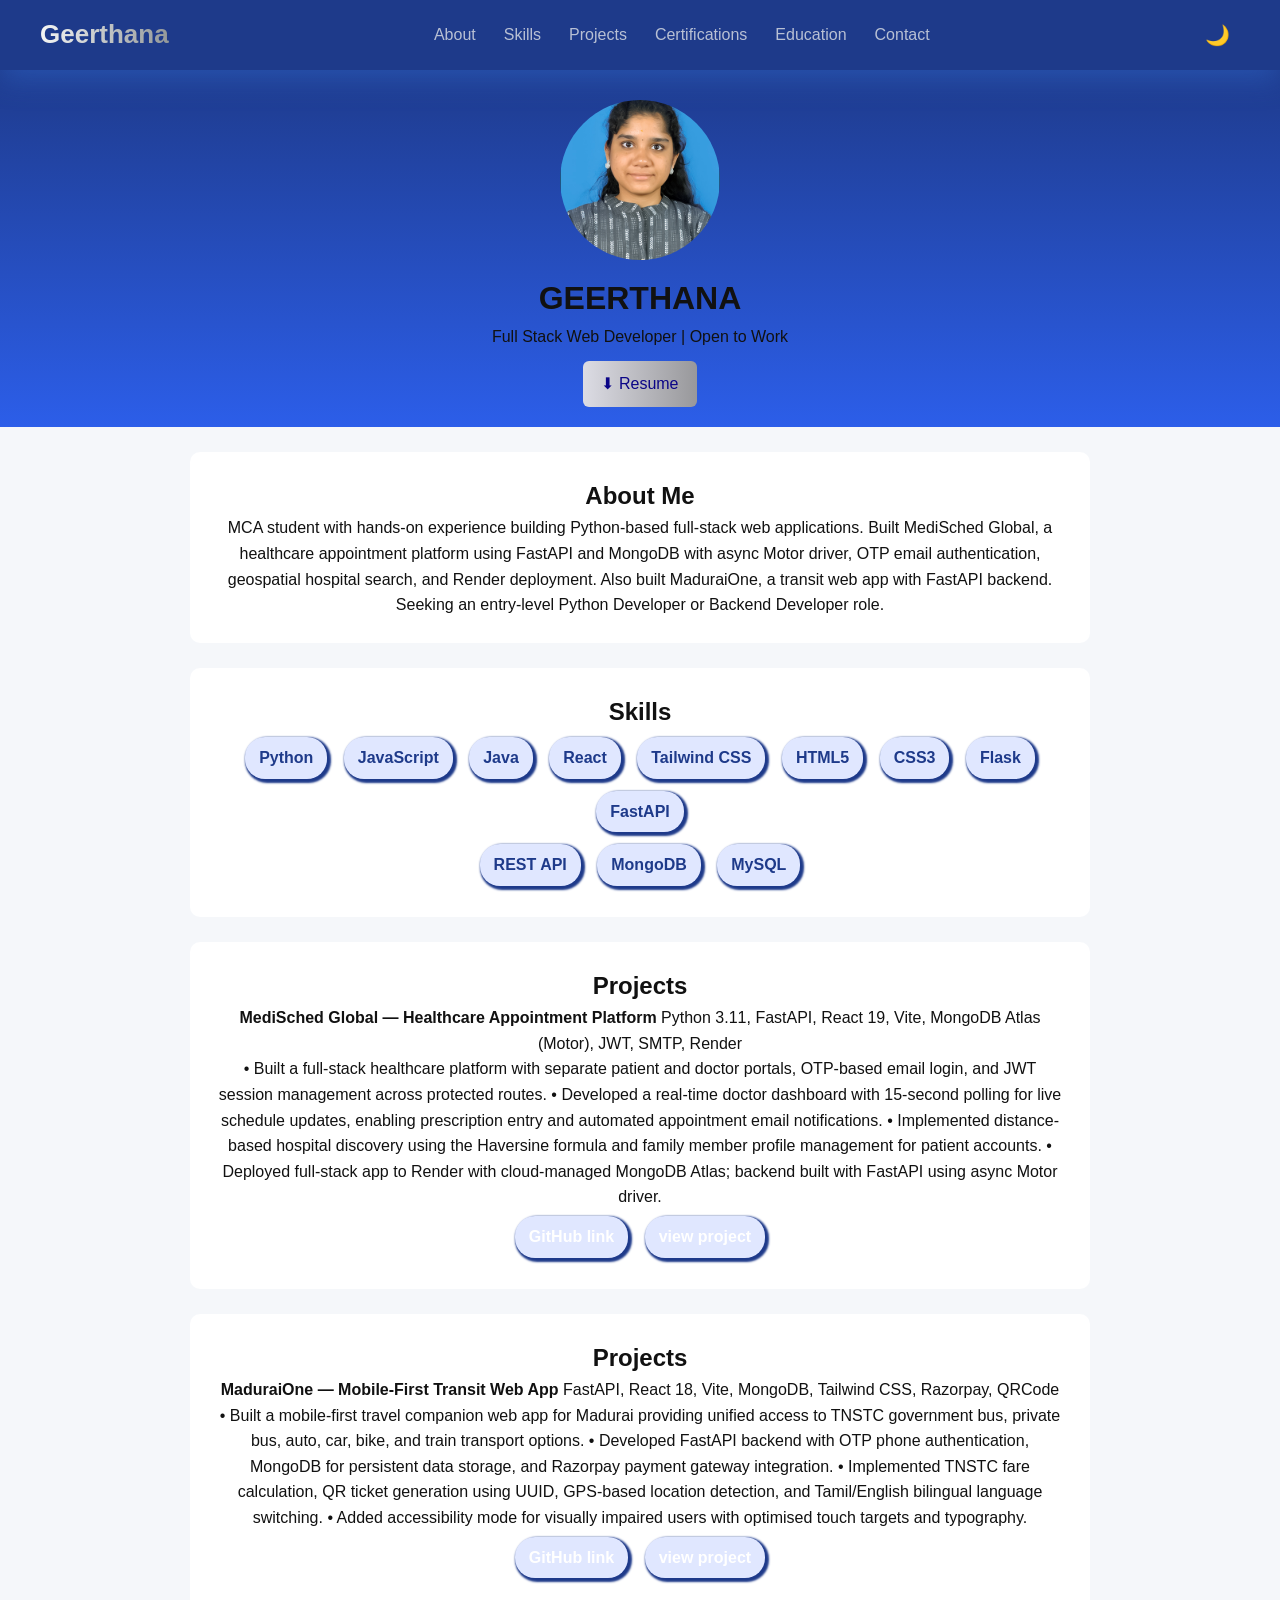
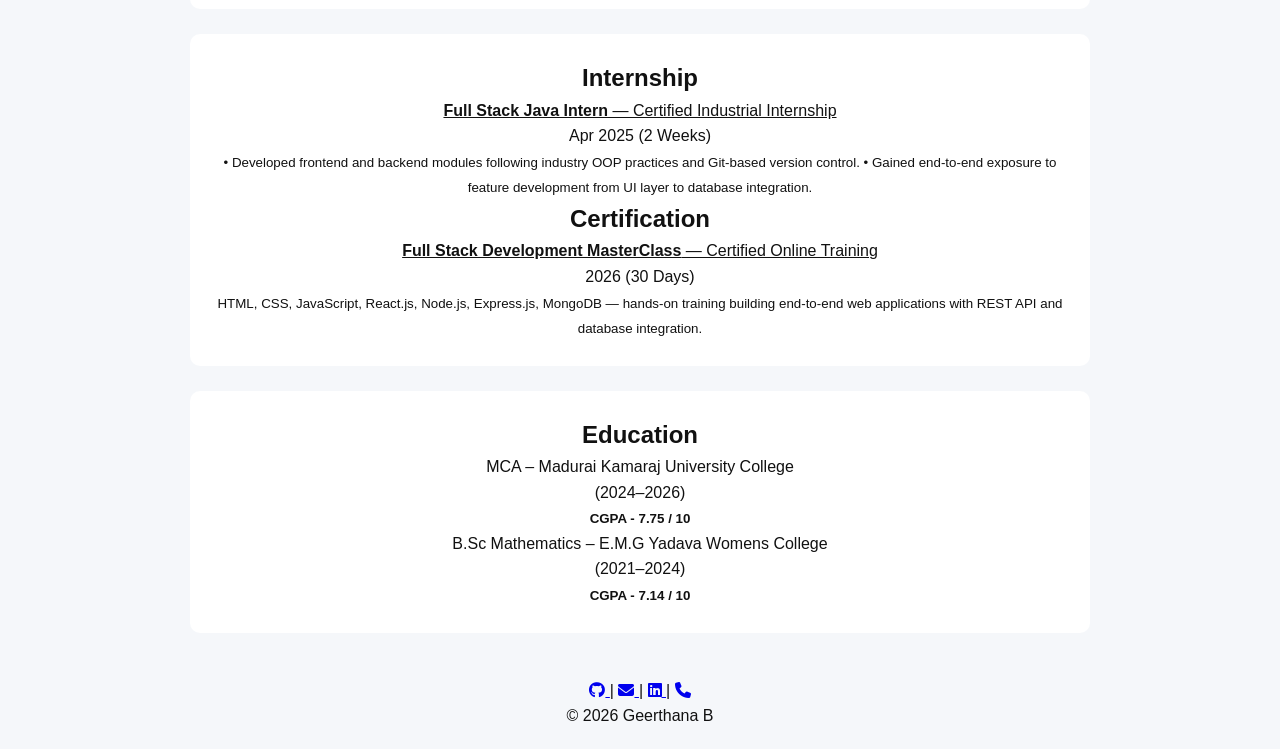
<file: index.html>
<!DOCTYPE html>
<html lang="en">

<head>
  <meta charset="UTF-8">
  <meta name="viewport" content="width=device-width, initial-scale=1.0">
  <title>Geerthana B | Portfolio</title>
  <link rel="stylesheet" href="https://cdnjs.cloudflare.com/ajax/libs/font-awesome/6.5.0/css/all.min.css">
  <link rel="stylesheet" href="style.css">
</head>

<body>
  <header class="hero">
    <nav class="navbar">
      <div class="nav-left">Geerthana</div>

      <ul class="nav-center">
        <li><a href="#about">About</a></li>
        <li><a href="#skills">Skills</a></li>
        <li><a href="#projects">Projects</a></li>
        <li><a href="#certifications">Certifications</a></li>
        <li><a href="#education">Education</a></li>
        <li><a href="#contact">Contact</a></li>
      </ul>

      <div class="nav-right">
        <span id="themeToggle" class="theme-btn">🌙</span>
      </div>
    </nav>

  </header>

  <div id="profile">
    <img src="asset/Geerthana.jpg" class="profile-img" alt="Geerthana">
    <h1>GEERTHANA</h1>
    <p>Full Stack Web Developer | Open to Work</p>
    <a href="asset/Geerthana_Python_Resume.pdf" download class="btn">⬇ Resume</a>
  </div>

  <section id="about">

    <h2>About Me</h2>
    <p>
      MCA student with hands-on experience building Python-based full-stack web applications. Built MediSched Global, a
      healthcare appointment platform using FastAPI and MongoDB with async Motor driver, OTP email authentication,
      geospatial hospital search, and Render deployment. Also built MaduraiOne, a transit web app with FastAPI backend.
      Seeking an entry-level Python Developer or Backend Developer role.
    </p>
  </section>

  <section id="skills">
    <h2>Skills</h2>
    <div class="skills">
      <span>Python</span>
      <span>JavaScript</span>
      <span>Java</span>
      <span>React</span>
      <span>Tailwind CSS</span>
      <span>HTML5</span>
      <span>CSS3</span>
      <span>Flask</span>
      <span>FastAPI</span><br>
      <span>REST API</span>
      <span>MongoDB</span>
      <span>MySQL</span>
    </div>
  </section>

  <section id="projects">
    <h2>Projects</h2>
    <p><strong>MediSched Global — Healthcare Appointment Platform</strong> Python 3.11, FastAPI, React 19, Vite, MongoDB Atlas (Motor), JWT, SMTP, Render</p>
    <p>• Built a full-stack healthcare platform with separate patient and doctor portals, OTP-based email login, and JWT session
      management across protected routes.
      • Developed a real-time doctor dashboard with 15-second polling for live schedule updates, enabling prescription entry
      and automated appointment email notifications.
      • Implemented distance-based hospital discovery using the Haversine formula and family member profile management
      for patient accounts.
      • Deployed full-stack app to Render with cloud-managed MongoDB Atlas; backend built with FastAPI using async Motor
      driver.
    </p>
      <span id="projectlink"><a href="https://github.com/keerisweety/MediSched">GitHub link</a></span>
      <span id="projecturl"><a href="https://medisched-frontend.onrender.com">view project</a></span>
  </section>
    <section id="projects">
    <h2>Projects</h2>
    <p><strong>MaduraiOne — Mobile-First Transit Web App</strong> FastAPI, React 18, Vite, MongoDB, Tailwind CSS, Razorpay, QRCode</p>
    <p>• Built a mobile-first travel companion web app for Madurai providing unified access to TNSTC government bus, private
      bus, auto, car, bike, and train transport options.
      • Developed FastAPI backend with OTP phone authentication, MongoDB for persistent data storage, and Razorpay
      payment gateway integration.
      • Implemented TNSTC fare calculation, QR ticket generation using UUID, GPS-based location detection, and
      Tamil/English bilingual language switching.
      • Added accessibility mode for visually impaired users with optimised touch targets and typography.
    </p>
      <span id="projectlink"><a href="https://github.com/keerisweety/MaduraiOne">GitHub link</a></span>
      <span id="projecturl"><a href="https://maduraione.onrender.com">view project</a></span>
  </section>

  <section id="certifications">
    <h2>Internship</h2>
    <p><b><u>Full Stack Java Intern</b> — Certified Industrial Internship</u> <br>Apr 2025 (2 Weeks)</b> <br> 
      <small>
         • Developed frontend and backend modules following industry OOP practices and Git-based version control.
         • Gained end-to-end exposure to feature development from UI layer to database integration.
        </small></p>
    <h2>Certification</h2>
    <p><b><u>Full Stack Development MasterClass</b> — Certified Online Training</u> <br>2026 (30 Days)</b> <br> 
      <small>
        HTML, CSS, JavaScript, React.js, Node.js, Express.js, MongoDB — hands-on training building end-to-end web
        applications with REST API and database integration.
      </small></p>
  </section>

  <section id="education">
    <h2>Education</h2>
    <p>MCA – Madurai Kamaraj University College <br>(2024–2026) <br> <b><small> CGPA - 7.75 / 10</small></b></p>
    <p>B.Sc Mathematics – E.M.G Yadava Womens College <br> (2021–2024) <br><b><small> CGPA - 7.14 / 10</small></b></p>
  </section>

<center>
<footer id="contact">
  <p>
    <a href="https://github.com/keerisweety" target="_blank">
      <i class="fab fa-github"></i>
    </a>   |
    <a href="mailto:geerthanab@gmail.com">
      <i class="fas fa-envelope"></i>
    </a>   |
    <a href="https://www.linkedin.com/in/b-geerthana-3103222a5/" target="_blank">
      <i class="fab fa-linkedin"></i>
    </a>   |
    <a href="tel:+919025440629" target="_blank">
      <i class="fas fa-phone"></i>
    </a>
  </p>


  <p>© <span id="year"></span> Geerthana B</p>
</footer>
  </center>

  <script src="script.js"></script>
</body>

</html>
</file>
<file: style.css>
/* RESET */
* {
  box-sizing: border-box;
}

/* THEME VARIABLES */
:root {
  --background-color: #f5f7fa;
  --text-color: #111111;
  --primary-color: #2563eb;
  --card-color: #ffffff;
  --skill-background: #e0e7ff;
  --skill-text-color: #1e3a8a;
}

header.hero {
  margin-top: 60px;
}

body.dark {
  --background-color: #0f172a;
  --text-color: #f1f5f9;
  --card-color: #1e293b;
  --skill-background: #334155;
  --skill-text-color: #e2e8f0;
}

/* BODY */
body {
  font-family: Arial, sans-serif;
  background-color: var(--background-color);
  color: var(--text-color);
  line-height: 1.6;
}


/* NAVBAR */

html {
  scroll-behavior: smooth;
  scroll-padding-top: 90px;
}

.navbar {
  position: fixed;
  top: 0;
  left: 0;
  width: 100%;
  min-height: 70px;

  display: flex;
  align-items: center;
  justify-content: space-between;

  padding: 12px 40px;

  background-color: #1e3a8a;
  box-shadow: 0 8px 30px rgba(55, 122, 231, 0.4);
  z-index: 1000;

  flex-wrap: wrap; /* ⭐ KEY LINE */
}
/* LEFT */
.nav-left {
  font-size: 26px;
  font-weight: 700;
  border: none;
  background: none;
  font-weight: bold;
  background: linear-gradient(to right, #f4f5f5, #939899);
  -webkit-background-clip: text;
  -webkit-text-fill-color: transparent;
  white-space: nowrap;
}

/* CENTER */
.nav-center {
  list-style: none;
  display: flex;
  gap: 28px;
  flex-wrap: wrap;
  /* ⭐ prevents overflow */
  justify-content: center;
}

.nav-center li {
  white-space: nowrap;
}

.nav-center a {
  text-decoration: none;
  color: #b8c0d4;
  font-size: 16px;
  transition: color 0.3s ease;
}

.nav-center a:hover {
  color: #ffffff;
}

/* RIGHT */
.nav-right {
  display: flex;
  align-items: center;
  background: transparent !important;
}

@media (max-width: 900px) {
  .navbar {
    padding: 12px 20px;
  }

  .nav-center {
    gap: 18px;
    font-size: 15px;
  }
}

@media (max-width: 700px) {
  .navbar {
    flex-direction: column;
    /* ⭐ stack items */
    align-items: center;
  }

  .nav-left {
    margin-bottom: 8px;
  }

  .nav-center {
    margin: 10px 0;
  }

  body {
    padding-top: 120px;
    /* ⭐ extra space for taller navbar */
  }
}

/*#Name{
  color: linear(rgb(87, 108, 171),blue) ;
}

nav ul {
  display: flex;
  justify-content: center;
  align-items: center;

  list-style-type: none;

  padding-top: 14px;
  padding-bottom: 14px;

  background-color: #1e40af;
}

nav ul li {
  margin-left: 14px;
  margin-right: 14px;
}

nav ul li a {
  color: #ffffff;
  text-decoration-line: none;
  font-weight: bold;
}

nav ul li:last-child {
  display: none;
}

/* HERO SPACING */
/*.hero {
  margin-top: 60px;
}

/* PROFILE */
* {
  margin: 0;
  padding: 0;
  box-sizing: border-box;
}

html,
body {
  width: 100%;
  overflow-x: hidden;
}

#profile {
  display:inline-flexbox;
  padding: 0;
  height: 100%;
  width:100%;
  text-align: center;
  background:linear-gradient(#1e3a8a,#2c5ee9);
  padding-top: 40px;
  padding-bottom: 20px;
  margin: 0;
  /* box-shadow: 2px 2px 8px 6px #2c5ee9; */
}

.profile-img {
  width: 160px;
  height: 160px;
  border-radius: 50%;
  object-fit: cover;
  margin-bottom: 5px;
}

/* BUTTON */
.btn {
  display: inline-block;
  margin-top: 12px;
  padding-top: 10px;
  padding-right: 18px;
  padding-bottom: 10px;
  padding-left: 18px;
  background: linear-gradient(to right, #dcdce4, #98989b);
  color: #0b0587;
  text-decoration-line: none;
  border-radius: 6px;
}

/* SECTIONS */
section {
  text-align: center;
  max-width: 900px;
  margin-top: 25px;
  margin-right: auto;
  margin-bottom: 25px;
  margin-left: auto;
  padding-top: 25px;
  padding-right: 25px;
  padding-bottom: 25px;
  padding-left: 25px;
  background-color: var(--card-color);
  border-radius: 10px;
}

/* SKILLS */
.skills-list {
  display: flex;
  flex-wrap: wrap;
  justify-content: center;
  align-items: center;
  gap: 20px;
  list-style: none;
  padding: 0;
  margin: 30px 0 0;
  text-align: center;
}

 

#projectlink{
  display: inline-block;
  background-color: #1e3a8a;
  box-shadow: 2px 2px 2px 2px #1e3a8a;
  margin-top: 6px;
  margin-right: 6px;
  margin-bottom: 6px;
  margin-left: 6px;
  padding-top: 8px;
  padding-right: 14px;
  padding-bottom: 8px;
  padding-left: 14px;
  background-color: var(--skill-background);
  color:white;
  
  border-radius: 20px;
  font-weight: 600;
}

#projectlink a {
  color: white;
  text-decoration: none;
}

#projectlink a:hover {
  color: #2353f1;
}


#projecturl{
  display: inline-block;
  background-color: #1e3a8a;
  box-shadow: 2px 2px 2px 2px #1e3a8a;
  margin-top: 6px;
  margin-right: 6px;
  margin-bottom: 6px;
  margin-left: 6px;
  padding-top: 8px;
  padding-right: 14px;
  padding-bottom: 8px;
  padding-left: 14px;
  background-color: var(--skill-background);
  color:white;
  
  border-radius: 20px;
  font-weight: 600;
}

#projecturl a {
  color: white;
  text-decoration: none;
}

#projecturl a:hover {
  color: #2353f1;
}

.skills span {
  display: inline-block;
  background-color: #1e3a8a;
  box-shadow: 2px 2px 2px 2px #1e3a8a;
  margin-top: 6px;
  margin-right: 6px;
  margin-bottom: 6px;
  margin-left: 6px;
  padding-top: 8px;
  padding-right: 14px;
  padding-bottom: 8px;
  padding-left: 14px;
  background-color: var(--skill-background);
  color: var(--skill-text-color);
  
  border-radius: 20px;
  font-weight: 600;
}

/* FIXED TOGGLE BUTTON */
.theme-btn {

 /* top: 12px;
  right: 16px;
  font-size: 20px;
  border-style: none;
  background-color: transparent;
  color: #ffffff;
  cursor: pointer;
  z-index: 1100;*/
font-size: 20px;
  color: #ffffff;
  cursor: pointer !important;
  display: inline-block;
  user-select: none;
}

.theme-btn:focus,
.theme-btn:active,
.theme-btn:focus-visible {
  outline: none !important;
  background: none !important;
  box-shadow: none !important;
}

.nav-right .theme-btn {
  padding: 6px 10px;
  border-radius: 50%;
  transition: transform 0.2s ease;
}

.theme-btn:hover {
  transform: scale(1.1);

}


/* FOOTER */
footer {
  text-align: center;
  padding-top: 20px;
  padding-bottom: 20px;
}
</file>
